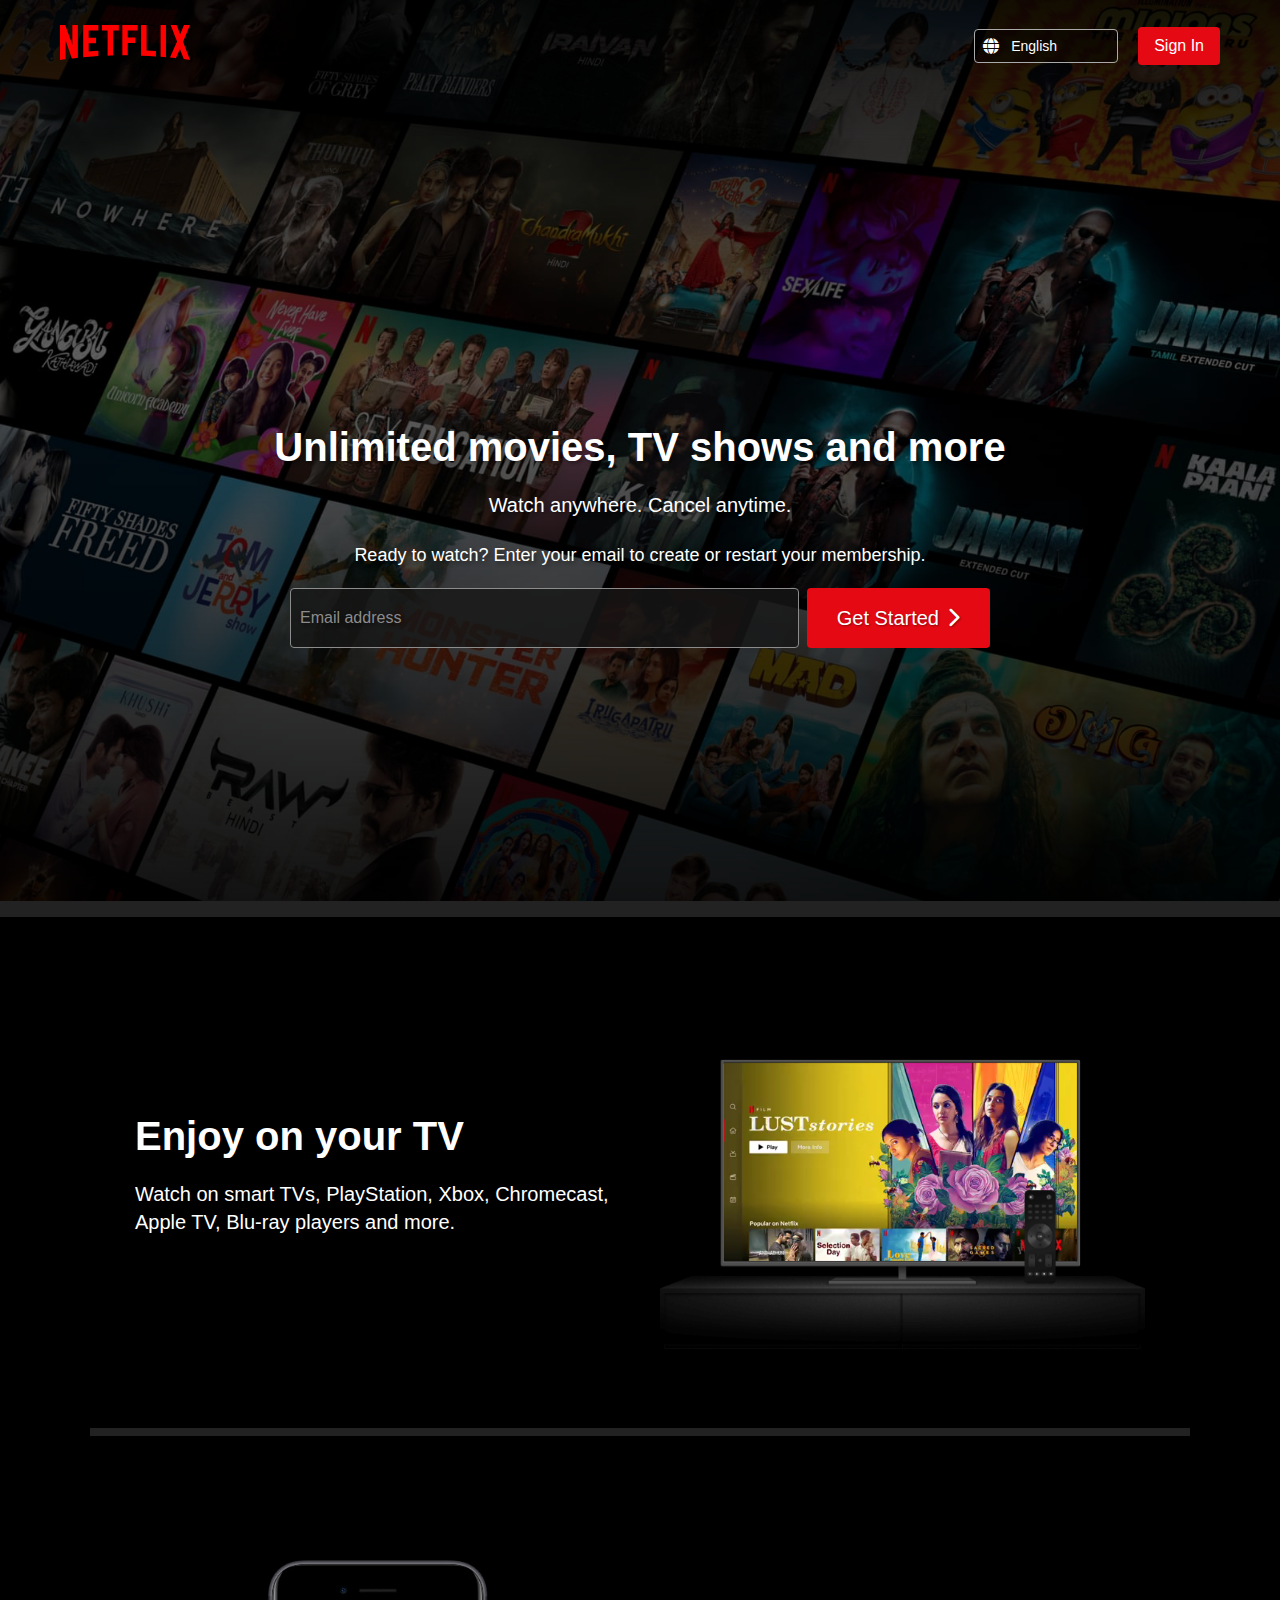
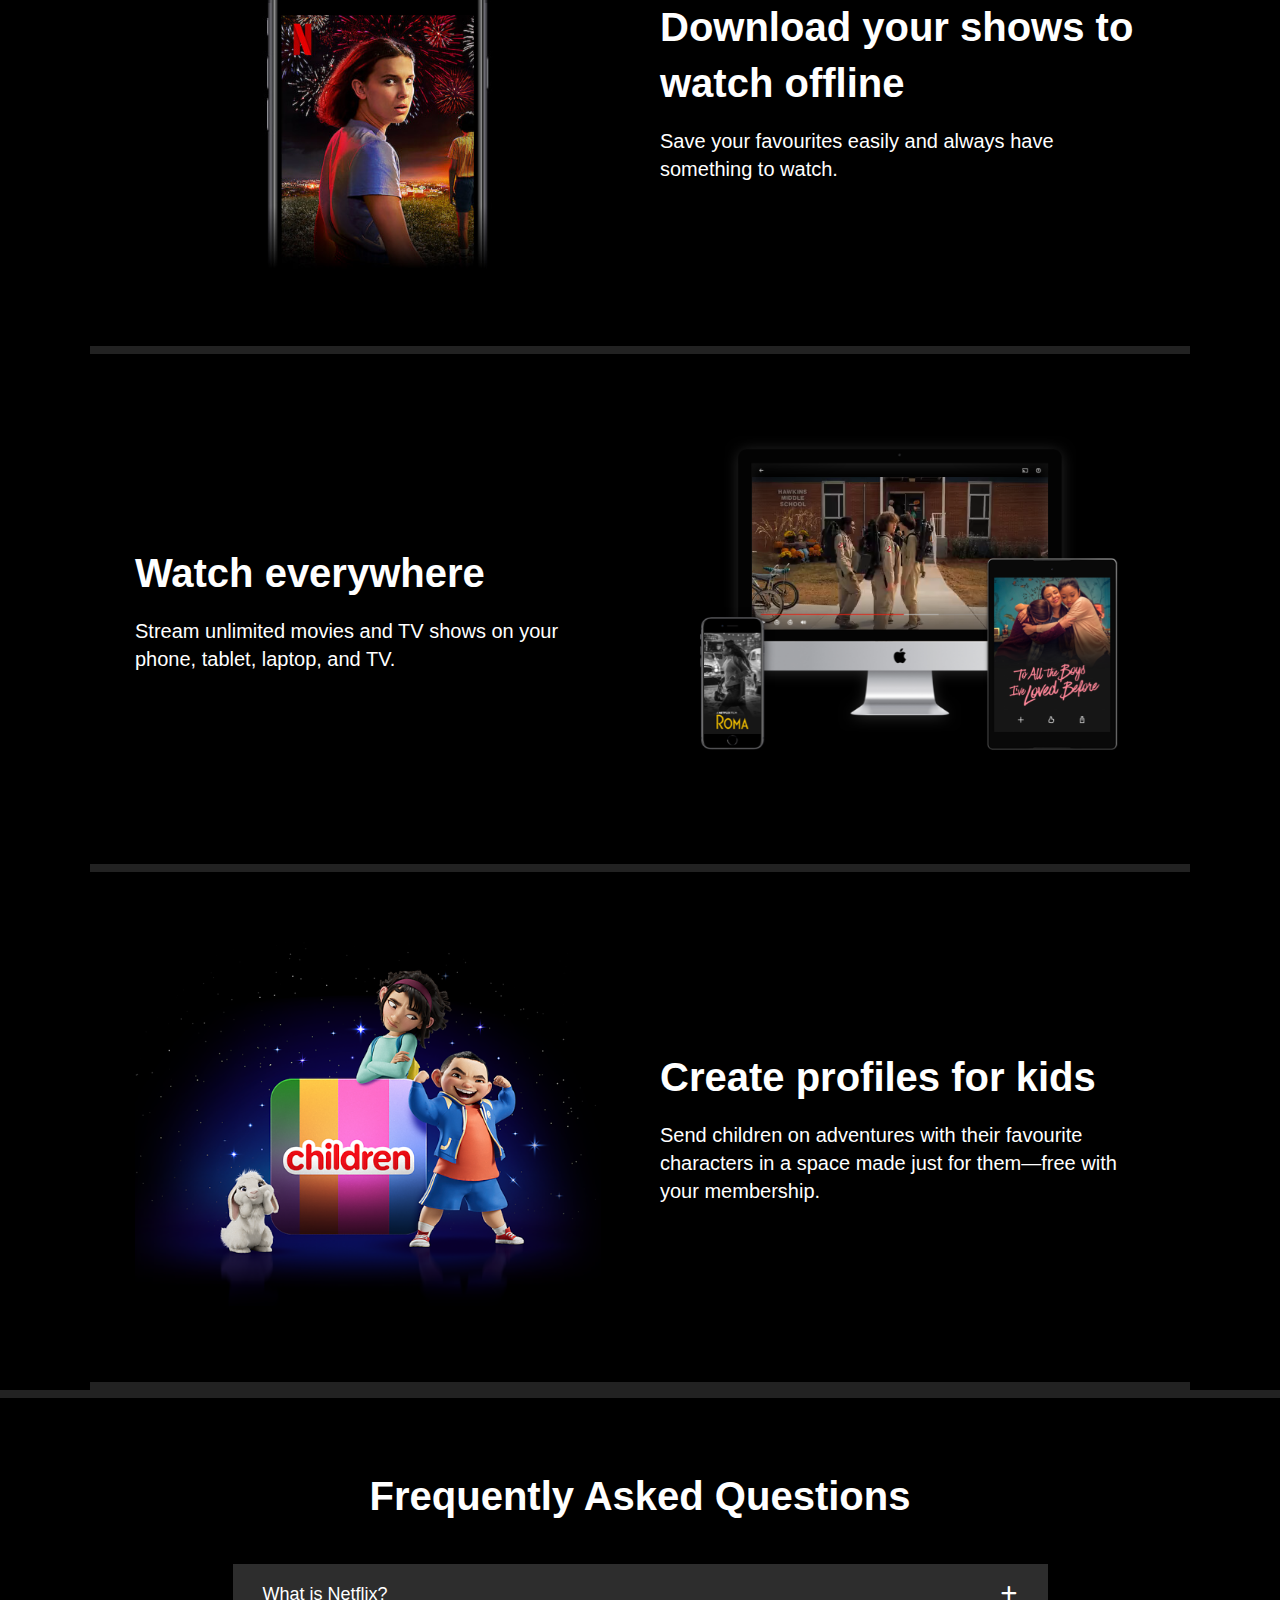
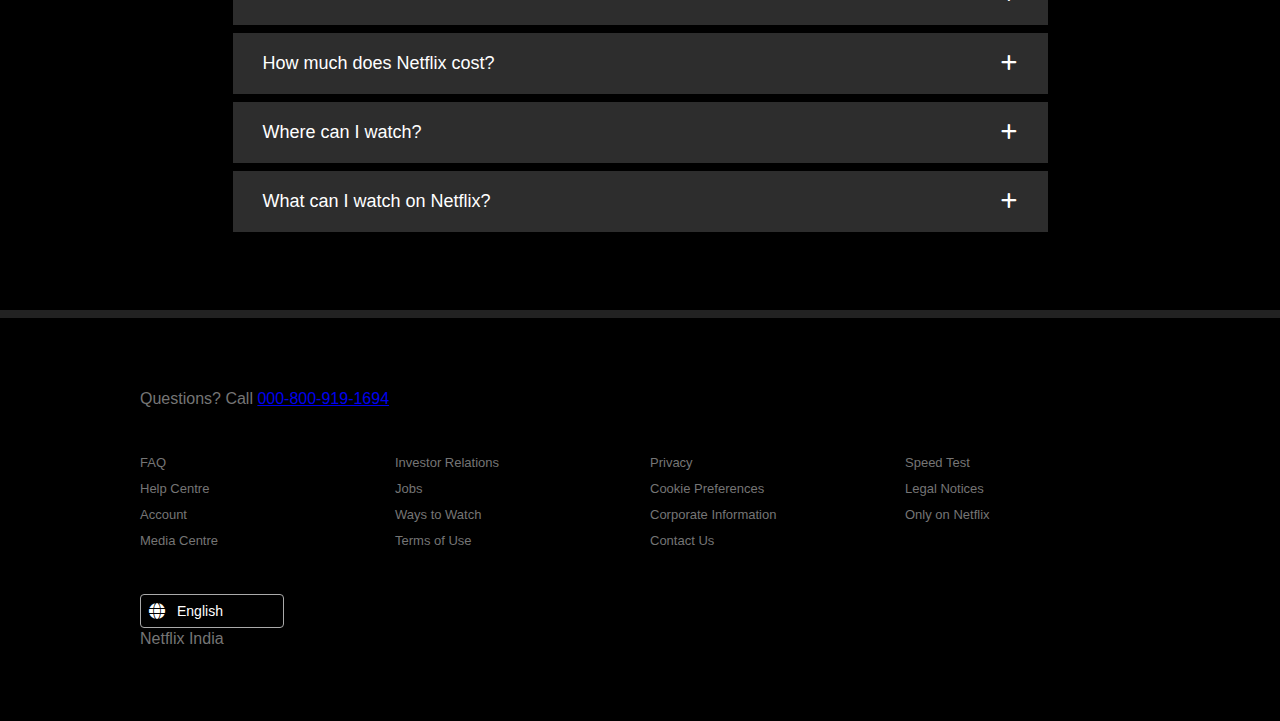
<file: index.html>
<!DOCTYPE html>
<html lang="en">
<head>
    <meta charset="UTF-8">
    <meta name="viewport" content="width=device-width, initial-scale=1.0">
    <title>Netflix India – Watch TV Shows Online, Watch Movies Online</title>
    <link rel="stylesheet" href="style.css">
    <link rel="stylesheet" href="https://cdnjs.cloudflare.com/ajax/libs/font-awesome/6.4.0/css/all.min.css">
    <link rel="icon" href="favicon.ico" type="image/x-icon">
    <meta http-equiv="Content-Security-Policy" content="default-src 'self' https: 'unsafe-inline'">
    <meta name="referrer" content="no-referrer">
</head>

<body>
    <div class="main">
        <nav class="navbar">
            <div class="navbar-brand">
                <img width="150" src="logo.svg" alt="Netflix">
            </div>
            <div class="navbar-nav">
                <div class="select-wrapper">
                    <select class="language-select">
                        <option value="en">English</option>
                        <option value="hi">हिन्दी</option>
                    </select>
                    <i class="fas fa-globe"></i>
                </div>
                <a href="login.html" class="btn btn-signin">Sign In</a>
            </div>
        </nav>

        <div class="hero">
            <div class="hero-content">
                <h1>Unlimited movies, TV shows and more</h1>
                <h2>Watch anywhere. Cancel anytime.</h2>
                <h3>Ready to watch? Enter your email to create or restart your membership.</h3>
                <div class="email-signup">
                    <div class="email-input-wrapper">
                        <input type="email" class="email-input" placeholder=" ">
                        <label>Email address</label>
                    </div>
                    <button class="btn btn-get-started">
                        Get Started
                        <i class="fas fa-chevron-right"></i>
                    </button>
                </div>
            </div>
        </div>
    </div>

    <div class="features">
        <div class="feature">
            <div class="feature-text">
                <h2>Enjoy on your TV</h2>
                <p>Watch on smart TVs, PlayStation, Xbox, Chromecast, Apple TV, Blu-ray players and more.</p>
            </div>
            <div class="feature-media">
                <img src="tv.png" alt="TV Device">
                <video class="feature-video" autoplay playsinline muted loop>
                    <source src="video-tv-in-0819.m4v" type="video/mp4">
                </video>
            </div>
        </div>

        <div class="feature">
            <div class="feature-media">
                <img src="mobile-0819.jpg" alt="Netflix mobile download feature">
            </div>
            <div class="feature-text">
                <h2>Download your shows to watch offline</h2>
                <p>Save your favourites easily and always have something to watch.</p>
            </div>
        </div>

        <div class="feature">
            <div class="feature-text">
                <h2>Watch everywhere</h2>
                <p>Stream unlimited movies and TV shows on your phone, tablet, laptop, and TV.</p>
            </div>
            <div class="feature-media">
                <img src="device-pile.png" alt="Watch on multiple devices">
                <video class="feature-video" autoplay playsinline muted loop>
                    <source src="video-devices.m4v" type="video/mp4">
                </video>
            </div>
        </div>

        <div class="feature">
            <div class="feature-media">
                <img src="kids.png" alt="Kids Profile Characters">
            </div>
            <div class="feature-text">
                <h2>Create profiles for kids</h2>
                <p>Send children on adventures with their favourite characters in a space made just for them—free with your membership.</p>
            </div>
        </div>
    </div>

    <div class="faq-section">
        <h2>Frequently Asked Questions</h2>
        <div class="faq-list">
            <div class="faq-item">
                <button class="faq-question">
                    What is Netflix?
                    <i class="fas fa-plus"></i>
                </button>
                <div class="faq-answer">
                    <p>Netflix is a streaming service that offers a wide variety of award-winning TV shows, movies, anime, documentaries, and more on thousands of internet-connected devices.</p>
                </div>
            </div>
            <div class="faq-item">
                <button class="faq-question">
                    How much does Netflix cost?
                    <i class="fas fa-plus"></i>
                </button>
                <div class="faq-answer">
                    <p>Watch Netflix on your smartphone, tablet, Smart TV, laptop, or streaming device, all for one fixed monthly fee. Plans range from ₹ 149 to ₹ 649 a month. No extra costs, no contracts.</p>
                </div>
            </div>
            <div class="faq-item">
                <button class="faq-question">
                    Where can I watch?
                    <i class="fas fa-plus"></i>
                </button>
                <div class="faq-answer">
                    <p>Watch anywhere, anytime. Sign in with your Netflix account to watch instantly on the web at netflix.com from your personal computer or on any internet-connected device that offers the Netflix app, including smart TVs, smartphones, tablets, streaming media players and game consoles.</p>
                    <p>You can also download your favorite shows with the iOS, Android, or Windows 10 app. Use downloads to watch while you're on the go and without an internet connection. Take Netflix with you anywhere.</p>
                </div>
            </div>
            <div class="faq-item">
                <button class="faq-question">
                    What can I watch on Netflix?
                    <i class="fas fa-plus"></i>
                </button>
                <div class="faq-answer">
                    <p>Netflix has an extensive library of feature films, documentaries, TV shows, anime, award-winning Netflix originals, and more. Watch as much as you want, anytime you want.</p>
                </div>
            </div>
        </div>
    </div>

    <footer class="footer">
        <div class="footer-content">
            <p class="footer-top">Questions? Call <a href="tel:000-800-919-1694">000-800-919-1694</a></p>
            <div class="footer-links">
                <ul>
                    <li><a href="#">FAQ</a></li>
                    <li><a href="#">Help Centre</a></li>
                    <li><a href="#">Account</a></li>
                    <li><a href="#">Media Centre</a></li>
                </ul>
                <ul>
                    <li><a href="#">Investor Relations</a></li>
                    <li><a href="#">Jobs</a></li>
                    <li><a href="#">Ways to Watch</a></li>
                    <li><a href="#">Terms of Use</a></li>
                </ul>
                <ul>
                    <li><a href="#">Privacy</a></li>
                    <li><a href="#">Cookie Preferences</a></li>
                    <li><a href="#">Corporate Information</a></li>
                    <li><a href="#">Contact Us</a></li>
                </ul>
                <ul>
                    <li><a href="#">Speed Test</a></li>
                    <li><a href="#">Legal Notices</a></li>
                    <li><a href="#">Only on Netflix</a></li>
                </ul>
            </div>
            <div class="footer-language">
                <div class="select-wrapper">
                    <select class="language-select">
                        <option value="en">English</option>
                        <option value="hi">हिन्दी</option>
                    </select>
                    <i class="fas fa-globe"></i>
                </div>
            </div>
            <p class="footer-country">Netflix India</p>
        </div>
    </footer>

    <script src="script.js"></script>
</body>
</html>
</file>
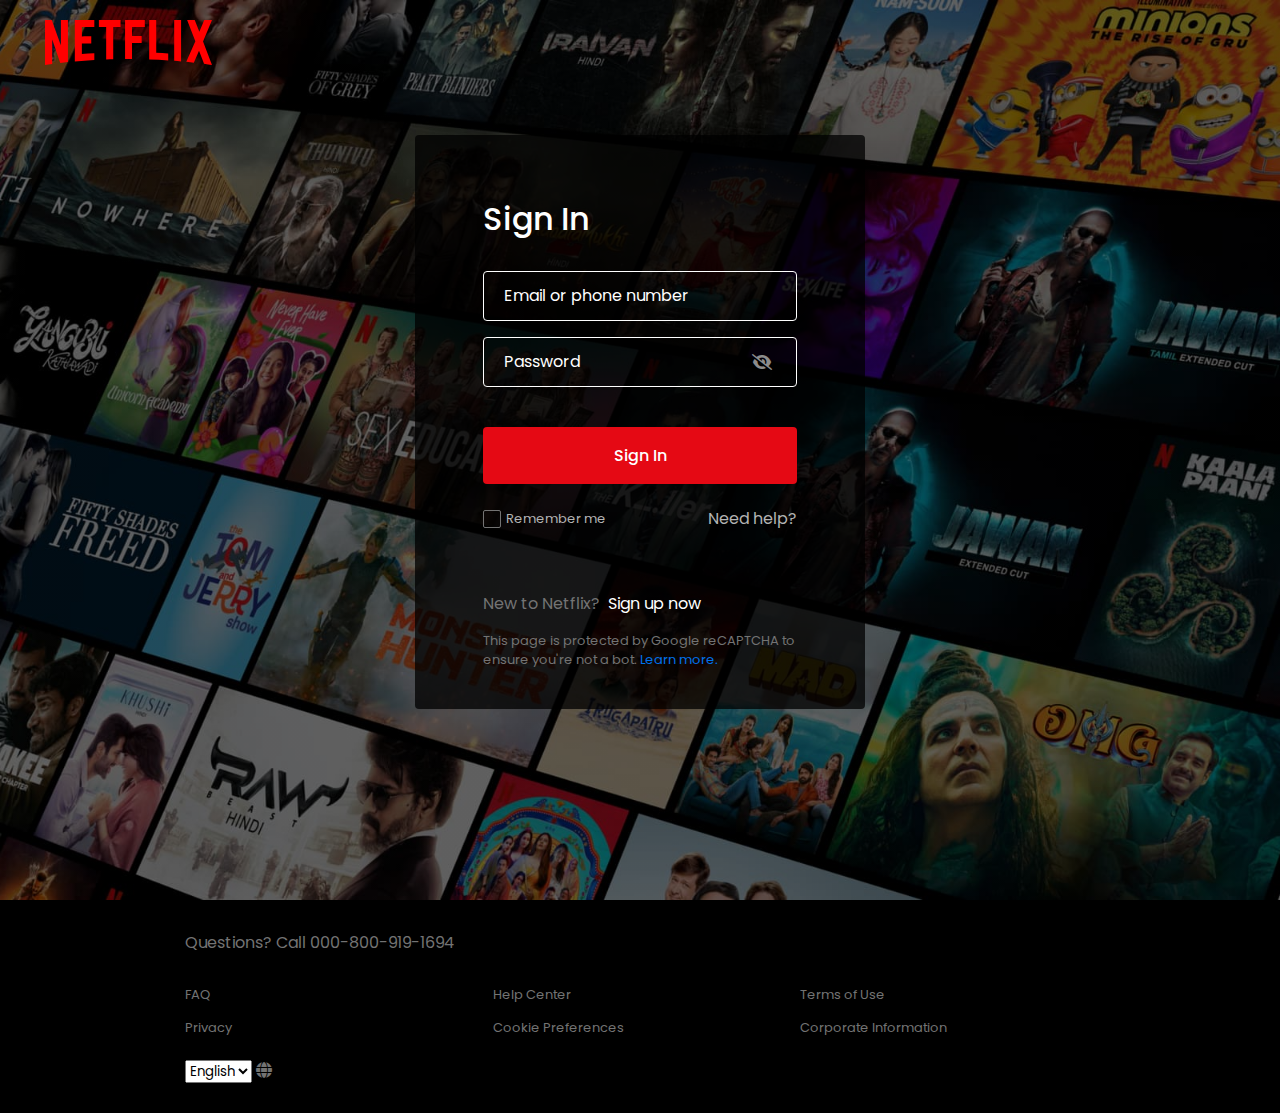
<file: login.html>
<!DOCTYPE html>
<html lang="en">

<head>
    <meta charset="UTF-8">
    <meta http-equiv="X-UA-Compatible" content="IE=edge">
    <meta name="viewport" content="width=device-width, initial-scale=1.0">
    <link rel="stylesheet" href="style1.css">
    <link rel="stylesheet" href="https://cdnjs.cloudflare.com/ajax/libs/font-awesome/6.4.0/css/all.min.css">
    <title>Netflix - Login</title>
    <link rel="icon" href="favicon.ico" type="image/x-icon">
</head>

<body>
    <div class="main">
        <nav>
            <a href="index.html">
                <img width="167" src="logo.svg" alt="Netflix">
            </a>
        </nav>
        <!-- <div class="box"></div> -->

        <div class="log">
            <div class="data">
                <header>
                    <h1>Sign In</h1>
                </header>
                <form id="loginForm" action="index.html" method="GET">
                    <div class="input-group">
                        <div class="input-wrapper">
                            <input type="email" id="email" placeholder="Email or phone number" required>
                            <div class="error-message"></div>
                        </div>
                    </div>
                    <div class="input-group">
                        <div class="input-wrapper">
                            <input type="password" id="password" placeholder="Password" autocomplete="new-password" required>
                            <i class="fas fa-eye-slash password-toggle"></i>
                            <div class="error-message"></div>
                        </div>
                    </div>
                    <button type="submit" class="btn btn-red" onclick="handleSubmit(event)">Sign In</button>
                    
                    <div class="form-help">
                        <div class="remember-me">
                            <input type="checkbox" id="remember">
                            <label for="remember" class="checkbox-label">
                                <span class="checkbox-text">Remember me</span>
                            </label>
                        </div>
                        <a href="#" class="help-link">Need help?</a>
                    </div>
                </form>
                <div class="login-footer">
                    <div class="signup-now">
                        <span>New to Netflix?</span>
                        <a href="#">Sign up now</a>
                    </div>
                    <div class="recaptcha-terms">
                        <p>This page is protected by Google reCAPTCHA to ensure you're not a bot. 
                            <a href="#">Learn more.</a>
                        </p>
                    </div>
                </div>
            </div>
        </div>
    </div>

    <footer class="minimal-footer">
        <div class="footer-content">
            <p class="footer-top">Questions? Call <a href="tel:000-800-919-1694">000-800-919-1694</a></p>
            <div class="footer-links">
                <a href="#">FAQ</a>
                <a href="#">Help Center</a>
                <a href="#">Terms of Use</a>
                <a href="#">Privacy</a>
                <a href="#">Cookie Preferences</a>
                <a href="#">Corporate Information</a>
            </div>
            <div class="language-switcher">
                <div class="select-wrapper">
                    <select class="language-select">
                        <option value="en">English</option>
                        <option value="hi">हिन्दी</option>
                    </select>
                    <i class="fas fa-globe"></i>
                </div>
            </div>
        </div>
    </footer>

    <script src="script.js"></script>
</body>

</html>
</file>
<file: style.css>
:root {
    --netflix-red: #e50914;
    --netflix-black: #000000;
    --netflix-dark: #141414;
    --netflix-gray: #757575;
    --netflix-white: #ffffff;
}

* {
    margin: 0;
    padding: 0;
    box-sizing: border-box;
    font-family: 'Netflix Sans', 'Helvetica Neue', Helvetica, Arial, sans-serif;
}

body {
    background-color: var(--netflix-black);
    color: var(--netflix-white);
    line-height: 1.4;
}

/* Navbar Styles */
.navbar {
    width: 100%;
    display: flex;
    justify-content: space-between;
    align-items: center;
    padding: 25px 60px;
    z-index: 1000;
    background: transparent;
}

.navbar-brand img {
    height: 35px;
    width: auto;
    cursor: pointer;
}

.navbar-nav {
    display: flex;
    align-items: center;
    gap: 20px;
}

/* Button Styles */
.btn {
    cursor: pointer;
    border: none;
    border-radius: 4px;
    padding: 8px 16px;
    font-size: 16px;
    font-weight: 500;
}

.btn-signin {
    background-color: var(--netflix-red);
    color: var(--netflix-white);
    padding: 8px 16px;
    text-decoration: none;
    display: inline-block;
}

.btn-signin:hover {
    background-color: #f40612;
}

.btn-get-started {
    background-color: var(--netflix-red);
    color: var(--netflix-white);
    display: flex;
    align-items: center;
    gap: 8px;
    padding: 16px 24px;
    font-size: 24px;
    border-radius: 4px;
}

/* Hero Section */
.hero {
    position: relative;
    min-height: calc(100vh - 90px);
    display: flex;
    align-items: center;
    justify-content: center;
    text-align: center;
}

.hero::after {
    display: none;
}

.hero-content {
    position: relative;
    z-index: 2;
    max-width: 950px;
    padding: 75px 20px 0;
}

.hero h1 {
    font-size: 40px;
    margin-bottom: 16px;
    font-weight: 900;
}

.hero h2 {
    font-size: 20px;
    margin-bottom: 24px;
    font-weight: 400;
}

.hero h3 {
    font-size: 18px;
    margin-bottom: 20px;
    font-weight: 400;
}

/* Email Signup */
.email-signup {
    display: flex;
    gap: 8px;
    justify-content: center;
    max-width: 700px;
    margin: 0 auto;
}

.email-input-wrapper {
    position: relative;
    flex-grow: 1;
}

.email-input {
    width: 100%;
    padding: 20px 10px;
    font-size: 16px;
    border-radius: 4px;
    border: 1px solid #8c8c8c;
    background: rgba(22, 22, 22, 0.7);
    color: white;
}

.email-input-wrapper label {
    position: absolute;
    left: 10px;
    top: 50%;
    transform: translateY(-50%);
    color: #8c8c8c;
    transition: all 0.2s;
    pointer-events: none;
}

.email-input:focus + label,
.email-input:not(:placeholder-shown) + label {
    top: 7px;
    font-size: 12px;
}

/* Features Section */
.features {
    border-top: 8px solid #222;
}

.feature {
    padding: 70px 45px;
    display: flex;
    align-items: center;
    justify-content: space-between;
    max-width: 1100px;
    margin: 0 auto;
    gap: 40px;
}

.feature-text {
    flex: 0 1 50%;
}

.feature-text h2 {
    font-size: 40px;
    margin-bottom: 16px;
}

.feature-text p {
    font-size: 20px;
}

.feature-media {
    flex: 0 1 50%;
    position: relative;
}

.feature-video {
    position: absolute;
    top: 20%;
    left: 13%;
    width: 73%;
}

/* FAQ Section */
.faq-section {
    padding: 70px 45px;
    text-align: center;
    border-top: 8px solid #222;
    background-color: var(--netflix-black);
}

.faq-section h2 {
    font-size: 40px;
    margin-bottom: 40px;
}

.faq-list {
    max-width: 815px;
    margin: 0 auto;
}

.faq-item {
    margin-bottom: 8px;
}

.faq-question {
    width: 100%;
    background: #2D2D2D;
    padding: 20px 30px;
    font-size: 22px;
    color: white;
    text-align: left;
    border: none;
    cursor: pointer;
    display: flex;
    justify-content: space-between;
    align-items: center;
    margin-bottom: 1px;
    transition: background-color 0.2s ease;
}

.faq-question:hover {
    background: #4D4D4D;
}

.faq-answer {
    background: #2D2D2D;
    padding: 20px 30px;
    font-size: 18px;
    text-align: left;
    margin-bottom: 1px;
    display: none;
}

.faq-answer.show {
    display: block;
}

.faq-question i {
    transform: rotate(0);
    transition: transform 0.2s ease;
}

.faq-question.active i {
    transform: rotate(45deg);
}

/* Footer */
.footer {
    border-top: 8px solid #222;
    padding: 70px 45px;
    color: #757575;
}

.footer-content {
    max-width: 1000px;
    margin: 0 auto;
}

.footer-links {
    display: grid;
    grid-template-columns: repeat(4, 1fr);
    gap: 20px;
    margin: 40px 0;
}

.footer-links ul {
    list-style: none;
}

.footer-links a {
    color: #757575;
    text-decoration: none;
    font-size: 13px;
    line-height: 2;
}

.footer-links a:hover {
    text-decoration: underline;
}

/* Language Select */
.select-wrapper {
    position: relative;
    display: inline-flex;
    align-items: center;
    background: rgba(0, 0, 0, 0.4);
    border: 1px solid #aaa;
    border-radius: 4px;
    padding: 4px 8px;
    min-width: 144px;
}

.select-wrapper i.fas.fa-globe {
    position: absolute;
    left: 8px;
    color: white;
    font-size: 16px;
    pointer-events: none;
}

.language-select {
    background: transparent;
    border: none;
    color: white;
    font-size: 14px;
    padding: 4px 24px 4px 28px;
    cursor: pointer;
    outline: none;
    appearance: none;
    -webkit-appearance: none;
    -moz-appearance: none;
    background: url("data:image/svg+xml;charset=UTF-8,%3csvg xmlns='http://www.w3.org/2000/svg' viewBox='0 0 24 24' fill='none' stroke='white' stroke-width='2' stroke-linecap='round' stroke-linejoin='round'%3e%3cpolyline points='6 9 12 15 18 9'%3e%3c/polyline%3e%3c/svg%3e") no-repeat right 4px center;
    background-size: 16px;
    width: 100%;
}

.language-select option {
    background-color: white;
    color: black;
}

/* Responsive Design */
@media (max-width: 768px) {
    .navbar {
        padding: 20px;
    }

    .hero h1 {
        font-size: 28px;
    }

    .feature {
        flex-direction: column;
        text-align: center;
        padding: 40px 20px;
    }

    .feature-text h2 {
        font-size: 28px;
    }

    .feature-text p {
        font-size: 16px;
    }

    .email-signup {
        flex-direction: column;
    }

    .footer-links {
        grid-template-columns: repeat(2, 1fr);
    }

    .hero-content {
        padding: 50px 20px 0;
    }

    .select-wrapper {
        min-width: 144px;
    }

    .navbar-brand img {
        height: 25px;
    }
}

/* Enhanced FAQ Styling */
.faq-section {
    padding: 70px 45px;
    text-align: center;
    border-top: 8px solid #222;
    background-color: var(--netflix-black);
}

.faq-item {
    margin-bottom: 8px;
}

.faq-question {
    width: 100%;
    background: #2D2D2D;
    padding: 20px 30px;
    font-size: 18px;
    color: white;
    text-align: left;
    border: none;
    cursor: pointer;
    display: flex;
    justify-content: space-between;
    align-items: center;
    margin-bottom: 1px;
    transition: background-color 0.2s ease;
}

.faq-question:hover {
    background: #4D4D4D;
}

.faq-answer {
    background: #2D2D2D;
    padding: 20px 30px;
    font-size: 16px;
    text-align: left;
    margin-bottom: 1px;
    display: none;
}

.faq-answer.show {
    display: block;
}

.faq-question i {
    transform: rotate(0);
    transition: transform 0.2s ease;
}

.faq-question.active i {
    transform: rotate(45deg);
}

/* Enhanced Feature Section */
.feature {
    border-bottom: 8px solid #222;
    padding: 70px 45px;
}

.feature-media {
    position: relative;
    overflow: hidden;
}

.feature-media img {
    position: relative;
    z-index: 2;
    max-width: 100%;
}

.feature-video {
    position: absolute;
    top: 20%;
    left: 13%;
    width: 73%;
    height: 54%;
    max-width: 73%;
    max-height: 54%;
    z-index: 1;
}

/* Enhanced Email Input */
.email-input-wrapper {
    position: relative;
    flex-grow: 1;
    min-width: 300px;
}

.email-input {
    width: 100%;
    padding: 24px 16px;
    font-size: 14px;
    border-radius: 4px;
    border: 1px solid #8c8c8c;
    background: rgba(22, 22, 22, 0.8);
    color: white;
    height: 60px;
}

.email-input:focus {
    outline: none;
    border-color: white;
}

.btn-get-started {
    height: 60px;
    padding: 0 30px;
    font-size: 20px;
    min-height: 60px;
    background: var(--netflix-red);
    border-radius: 4px;
    font-weight: 500;
    display: flex;
    align-items: center;
    justify-content: center;
    text-shadow: 1px 1px 2px rgba(0, 0, 0, 0.4);
}

.btn-get-started:hover {
    background: #f40612;
}

/* Add animation for FAQ accordion */
@keyframes slideDown {
    from {
        opacity: 0;
        transform: translateY(-10px);
    }
    to {
        opacity: 1;
        transform: translateY(0);
    }
}

.faq-answer.show {
    display: block;
    animation: slideDown 0.3s ease forwards;
}

/* Add this to your CSS file */
.main {
    position: relative;
    width: 100%;
    min-height: 100vh;
    background: linear-gradient(
        to top,
        rgba(0, 0, 0, 0.9) 0,
        rgba(0, 0, 0, 0.5) 60%,
        rgba(0, 0, 0, 0.9) 100%
    ), 
    url('bg.jpg') no-repeat center center/cover;
    border-bottom: 8px solid #222;
}

/* Update the hero section */
.hero {
    position: relative;
    min-height: calc(100vh - 90px);
    display: flex;
    align-items: center;
    justify-content: center;
    text-align: center;
}

.hero-content {
    position: relative;
    z-index: 2;
    max-width: 950px;
    padding: 75px 20px 0;
    text-shadow: 2px 2px 4px rgba(0, 0, 0, 0.45);
}

/* Update responsive styles */
@media (max-width: 768px) {
    .main {
        min-height: 500px;
    }
    
    .hero-content {
        padding: 50px 20px 0;
    }
}

/* Add these new styles for the password input */
.password-wrapper {
    position: relative;
    width: 100%;
}

.password-toggle {
    position: absolute;
    right: 10px;
    top: 50%;
    transform: translateY(-50%);
    cursor: pointer;
    color: #8c8c8c;
    padding: 5px;
    z-index: 10;
}

.password-toggle:hover {
    color: #fff;
}

/* Update input styles if needed */
.input-container input[type="password"] {
    padding-right: 40px; /* Make room for the eye icon */
}

/* Add these styles for the "Watch everywhere" feature video */
.feature:nth-child(3) .feature-media {
    position: relative;
    z-index: 1;
}

.feature:nth-child(3) img {
    position: relative;
    z-index: 2;
    width: 100%;
    max-width: 640px;
}

.feature:nth-child(3) .feature-video {
    position: absolute;
    top: 10%;
    left: 19%;
    width: 61%;
    z-index: 1;
}
</file>
<file: style1.css>
@import url('https://fonts.googleapis.com/css2?family=Martel+Sans:wght@600&family=Poppins:wght@300;400;700&display=swap');

* {
    padding: 0;
    margin: 0;
    font-family: 'Poppins', sans-serif;
    box-sizing: border-box;
}

body {
    background-color: #000;
    color: #fff;
    font-family: 'Netflix Sans', 'Helvetica Neue', Helvetica, Arial, sans-serif;
    margin: 0;
    padding: 0;
}

.main {
    position: relative;
    min-height: 100vh;
    background: linear-gradient(rgba(0, 0, 0, 0.5), rgba(0, 0, 0, 0.5)), 
                url("bg.jpg") no-repeat center center;
    background-size: cover;
}

.main .box {
    height: 100vh;
    width: 100%;
    opacity: 0;
    position: absolute;
    top: 0;
    background-color: black;
}

nav {
    padding: 20px 45px;
}

nav img {
    width: 167px;
    height: auto;
}

.log {
    min-height: 660px;
    display: flex;
    justify-content: center;
    align-items: center;
    padding: 0 5%;
}

.data {
    background-color: rgba(0, 0, 0, 0.75);
    border-radius: 4px;
    box-sizing: border-box;
    display: flex;
    flex-direction: column;
    min-height: 515px;
    padding: 60px 68px 40px;
    width: 450px;
}

h1 {
    color: #fff;
    font-size: 32px;
    font-weight: 500;
    margin-bottom: 28px;
}

.input-wrapper {
    position: relative;
    margin-bottom: 16px;
}

.input-wrapper input[type="email"],
.input-wrapper input[type="password"],
.input-wrapper input[type="text"] {
    background: transparent;
    border: 1px solid white;
    border-radius: 4px;
    color: #fff;
    height: 50px;
    line-height: 50px;
    padding: 16px 20px;
    width: 100%;
    box-sizing: border-box;
    font-size: 16px;
    outline: none;
}

.input-wrapper input[type="email"]::placeholder,
.input-wrapper input[type="password"]::placeholder,
.input-wrapper input[type="text"]::placeholder {
    color: #ffffff;
    opacity: 1;
}

.input-wrapper input[type="email"]:focus,
.input-wrapper input[type="password"]:focus,
.input-wrapper input[type="text"]:focus {
    background-color: transparent;
    border: 1px solid white;
}

.input-wrapper input[type="password"] {
    padding-right: 45px;
}

.password-toggle {
    position: absolute;
    right: 20px;
    top: 50%;
    transform: translateY(-50%);
    color: #8c8c8c;
    cursor: pointer;
    z-index: 10;
    font-size: 16px;
    padding: 5px;
}

.password-toggle:hover {
    color: #fff;
}

.btn-red {
    background: #e50914;
    border: 0;
    border-radius: 4px;
    color: #fff;
    cursor: pointer;
    font-size: 16px;
    font-weight: 500;
    margin: 24px 0 12px;
    padding: 16px;
    width: 100%;
}

.btn-red:hover {
    background: #f40612;
}

.form-help {
    display: flex;
    justify-content: space-between;
    align-items: center;
    margin-top: 10px;
}

.remember-me {
    display: flex;
    align-items: center;
    gap: 5px;
    position: relative;
}

.remember-me input[type="checkbox"] {
    width: 16px;
    height: 16px;
    cursor: pointer;
    opacity: 0;
    position: absolute;
}

.checkbox-label {
    display: flex;
    align-items: center;
    cursor: pointer;
    user-select: none;
}

.checkbox-label::before {
    content: '';
    width: 16px;
    height: 16px;
    border: 1px solid #737373;
    border-radius: 2px;
    margin-right: 5px;
    display: inline-block;
    background-color: transparent;
}

.remember-me input[type="checkbox"]:checked + .checkbox-label::before {
    background-color: #737373;
    border-color: #737373;
    background-image: url("data:image/svg+xml,%3Csvg xmlns='http://www.w3.org/2000/svg' viewBox='0 0 24 24' fill='white'%3E%3Cpath d='M9 16.17L4.83 12l-1.42 1.41L9 19 21 7l-1.41-1.41L9 16.17z'/%3E%3C/svg%3E");
    background-size: 12px;
    background-repeat: no-repeat;
    background-position: center;
}

.checkbox-text {
    color: #b3b3b3;
    font-size: 13px;
}

.help-link {
    color: #b3b3b3;
    text-decoration: none;
}

.help-link:hover {
    text-decoration: underline;
}

.login-footer {
    margin-top: 60px;
    color: #737373;
}

.signup-now {
    font-size: 16px;
    margin-bottom: 16px;
}

.signup-now a {
    color: #fff;
    text-decoration: none;
    margin-left: 4px;
}

.signup-now a:hover {
    text-decoration: underline;
}

.recaptcha-terms {
    font-size: 13px;
    line-height: 1.4;
}

.recaptcha-terms a {
    color: #0071eb;
    text-decoration: none;
}

.recaptcha-terms a:hover {
    text-decoration: underline;
}

.error-message {
    color: #e87c03;
    font-size: 13px;
    margin-top: 6px;
    margin-bottom: 0;
    text-align: left;
}

.minimal-footer {
    background-color: rgba(0, 0, 0, 0.75);
    padding: 30px 0;
    color: #737373;
    margin-top: auto;
}

.footer-content {
    max-width: 1000px;
    margin: 0 auto;
    padding: 0 45px;
}

.footer-top {
    margin-bottom: 30px;
}

.footer-top a {
    color: #737373;
    text-decoration: none;
}

.footer-links {
    display: grid;
    grid-template-columns: repeat(auto-fill, minmax(230px, 1fr));
    gap: 13px;
    margin-bottom: 20px;
}

.footer-links a {
    color: #737373;
    font-size: 13px;
    text-decoration: none;
}

.footer-links a:hover {
    text-decoration: underline;
}

.language-switcher {
    margin-top: 20px;
}

@media screen and (max-width: 740px) {
    .data {
        padding: 40px 20px;
        width: 100%;
    }

    nav {
        padding: 20px;
    }

    .log {
        padding: 0 20px;
    }
}

.input-wrapper input[type="password"]:focus + label,
.input-wrapper input[type="password"]:not(:placeholder-shown) + label {
    display: none;
}

.input-wrapper input[type="email"] {
    background: transparent;
}

.input-wrapper input[type="email"] + label {
    display: none;
}

.input-wrapper input.error {
    border-color: #e87c03;
}

.input-wrapper input[type="email"]:focus,
.input-wrapper input[type="password"]:focus {
    border-color: white;
}

.input-wrapper input[type="email"].error,
.input-wrapper input[type="password"].error {
    border-color: #e87c03;
}

@keyframes shake {
    0%, 100% { transform: translateX(0); }
    25% { transform: translateX(-8px); }
    75% { transform: translateX(8px); }
}

.input-wrapper input.error {
    animation: shake 0.2s ease-in-out;
}
</file>
